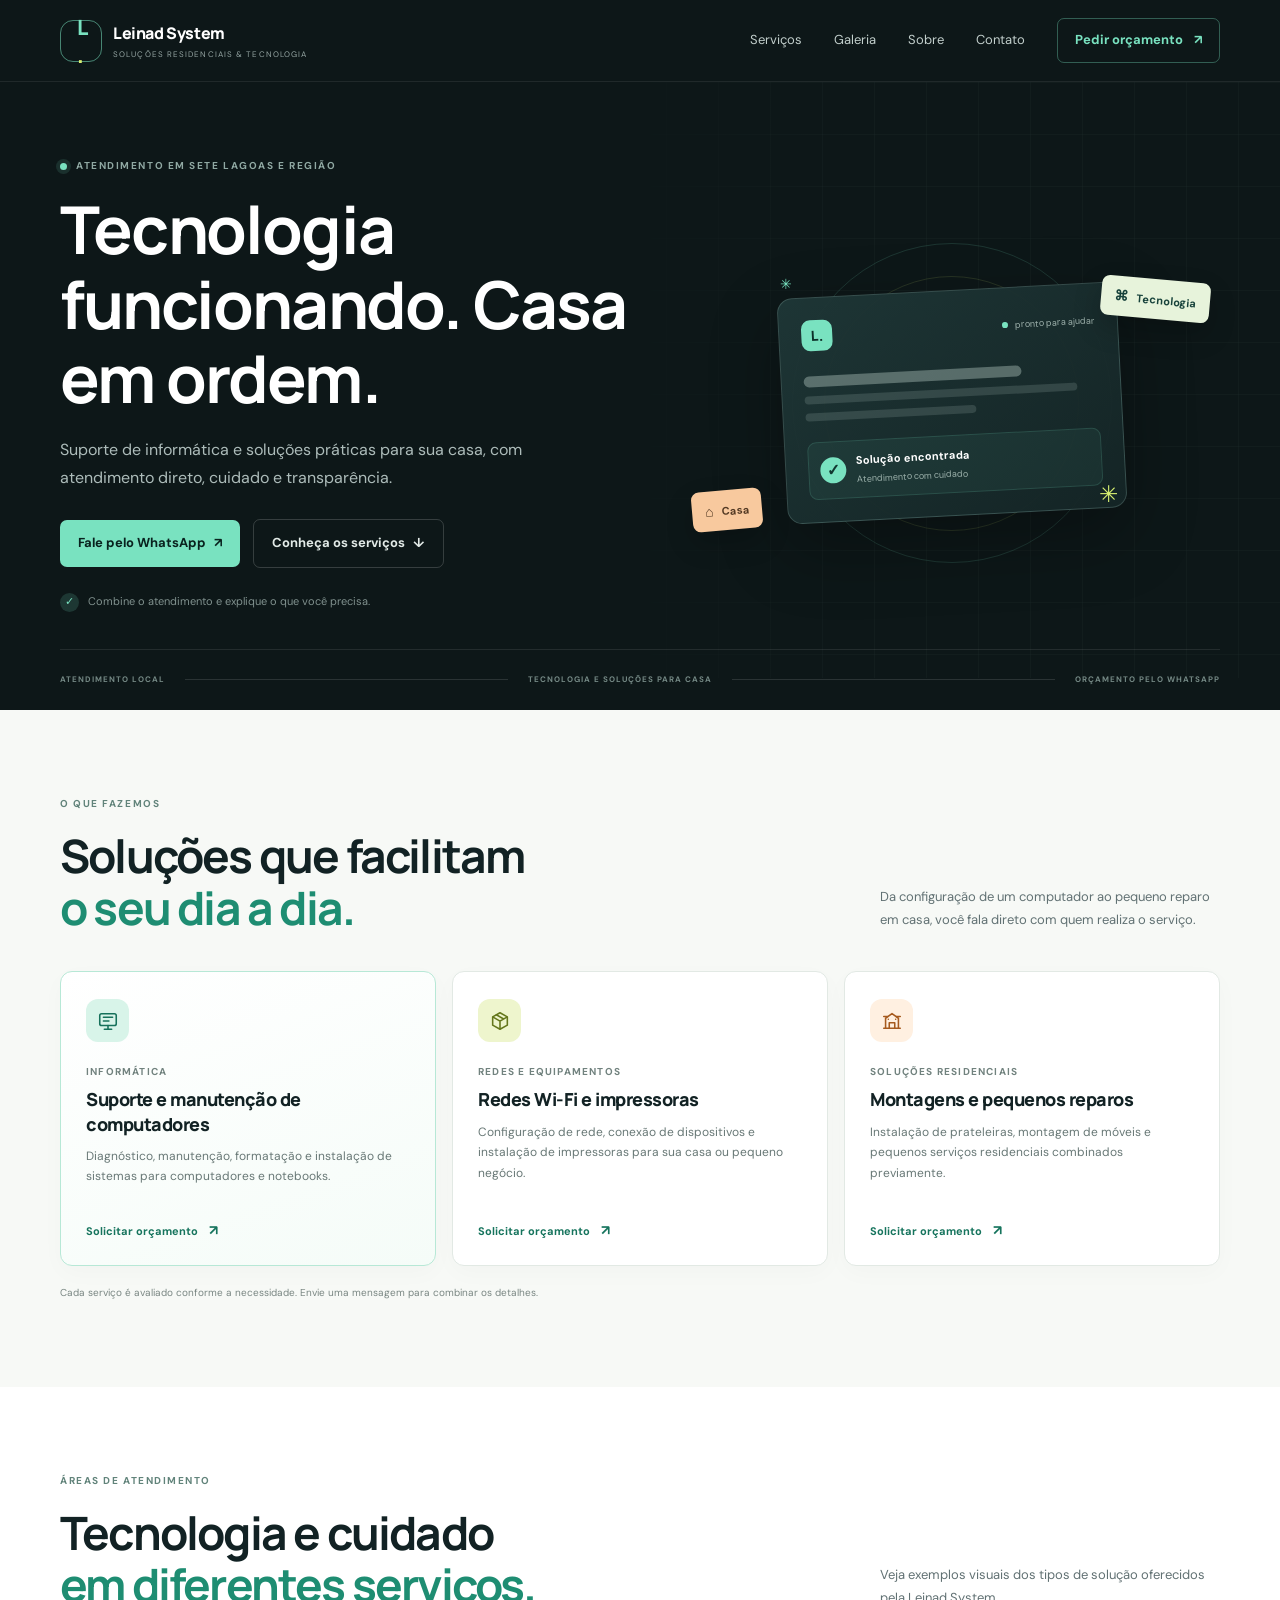
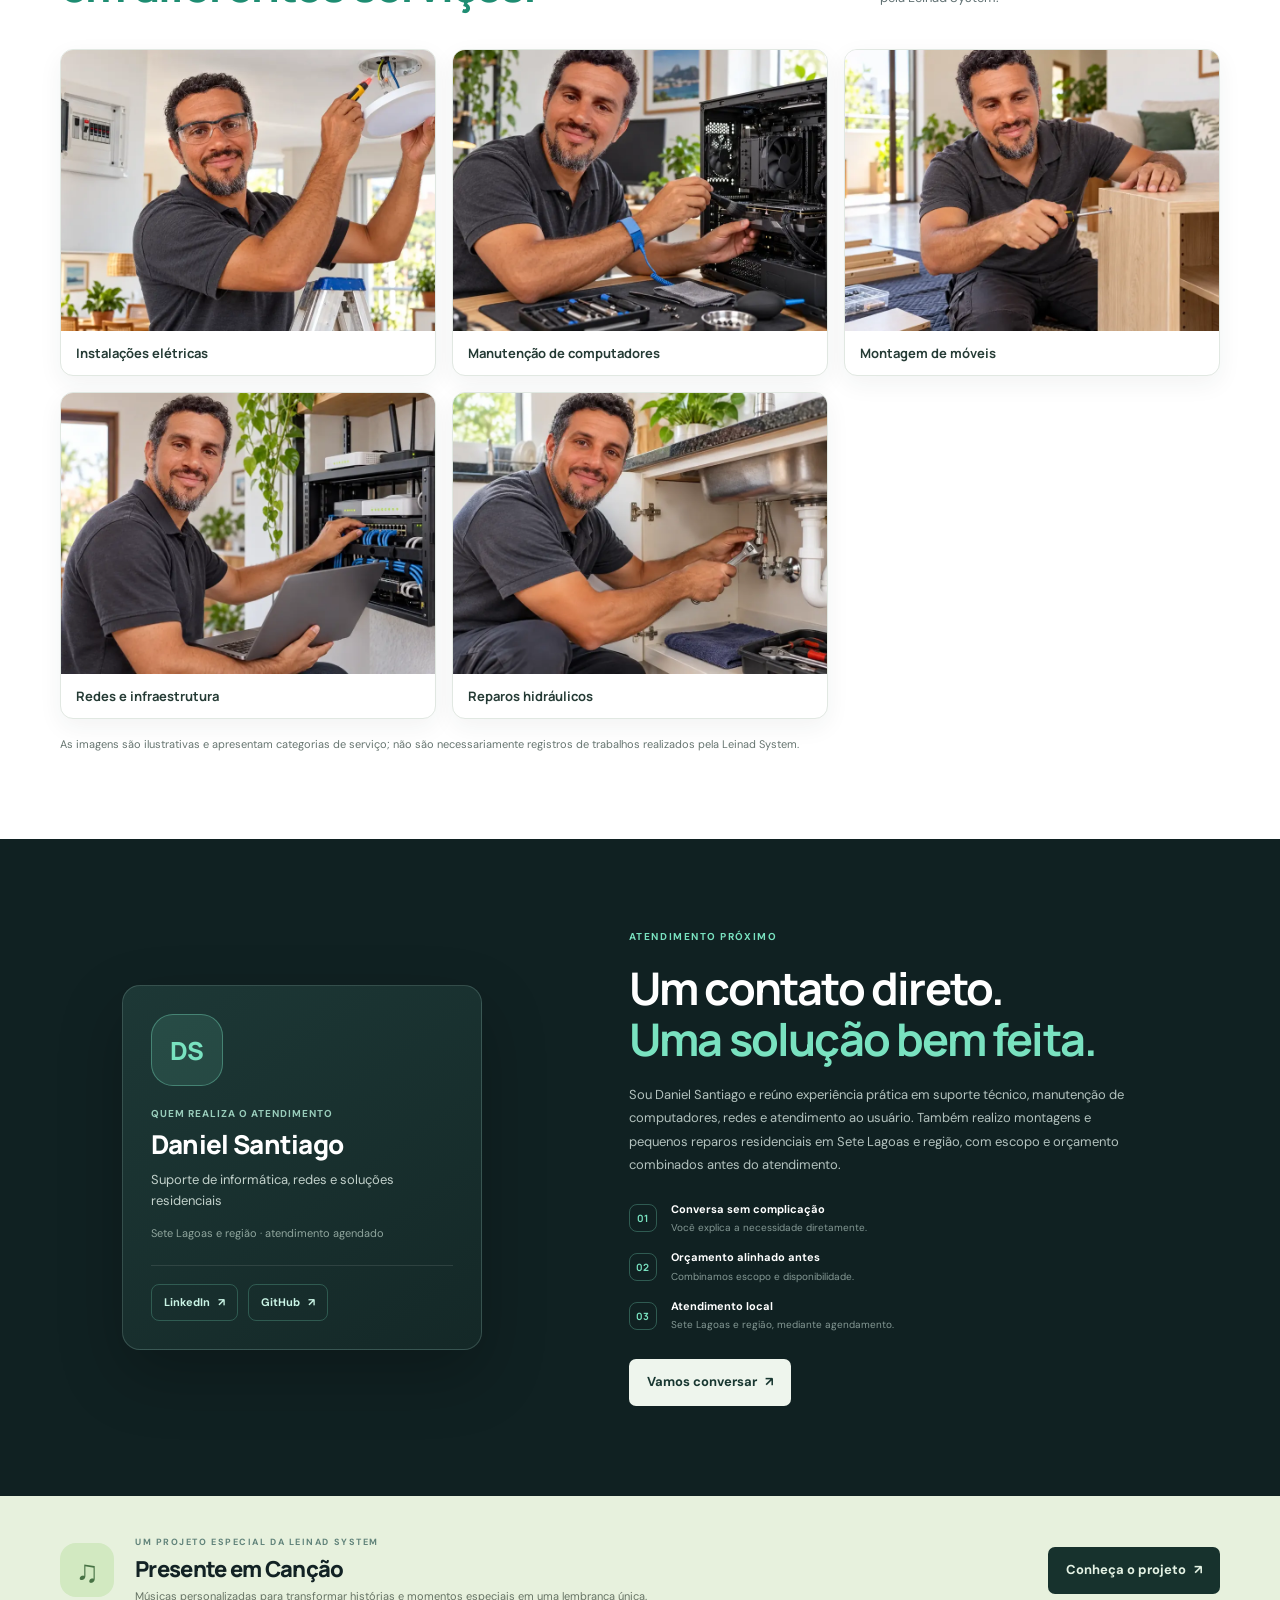
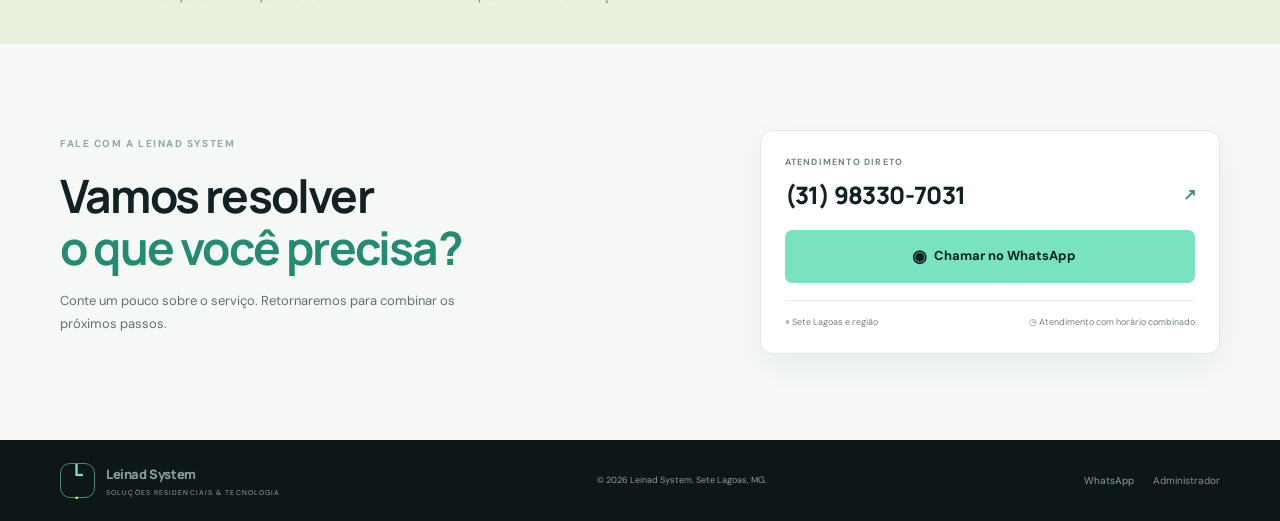
<file: index.html>
<!doctype html>
<html lang="pt-BR">
<head>
  <meta charset="utf-8">
  <meta name="viewport" content="width=device-width, initial-scale=1">
  <meta name="theme-color" content="#0d1718">
  <meta name="description" content="Soluções residenciais e tecnológicas em Sete Lagoas e região. Suporte de informática, redes, impressoras e pequenos reparos.">
  <meta property="og:type" content="website">
  <meta property="og:title" content="Leinad System | Soluções residenciais e tecnológicas">
  <meta property="og:description" content="Tecnologia funcionando. Casa em ordem. Atendimento em Sete Lagoas e região.">
  <title>Leinad System | Soluções residenciais e tecnológicas</title>
  <link rel="preconnect" href="https://fonts.googleapis.com">
  <link rel="preconnect" href="https://fonts.gstatic.com" crossorigin>
  <link href="https://fonts.googleapis.com/css2?family=DM+Sans:wght@400;500;600;700&family=Manrope:wght@400;500;600;700;800&display=swap" rel="stylesheet">
  <link rel="stylesheet" href="styles.css">
  <script type="application/ld+json" id="business-schema">{"@context":"https://schema.org","@type":"LocalBusiness","name":"Leinad System","description":"Soluções residenciais e tecnológicas em Sete Lagoas e região.","telephone":"+55-31-98330-7031","areaServed":"Sete Lagoas e região","url":""}</script>
  <script src="script.js" defer></script>
</head>
<body>
  <a class="skip-link" href="#conteudo">Pular para o conteúdo</a>
  <header class="site-header">
    <div class="container header-inner">
      <a class="brand" href="#inicio" aria-label="Leinad System, início">
        <span class="brand-mark" aria-hidden="true">L<span>.</span></span>
        <span class="brand-copy"><strong data-content="brand">Leinad System</strong><small>SOLUÇÕES RESIDENCIAIS &amp; TECNOLOGIA</small></span>
      </a>
      <button class="menu-toggle" type="button" aria-expanded="false" aria-controls="main-nav" aria-label="Abrir menu"><span></span><span></span></button>
      <nav class="main-nav" id="main-nav" aria-label="Navegação principal">
        <a href="#servicos">Serviços</a>
        <a href="#galeria">Galeria</a>
        <a href="#sobre">Sobre</a>
        <a href="#contato">Contato</a>
        <a class="nav-cta" href="https://wa.me/5531983307031" data-link="whatsapp" target="_blank" rel="noopener">Pedir orçamento <span aria-hidden="true">↗</span></a>
      </nav>
    </div>
  </header>

  <main id="conteudo">
    <section class="hero" id="inicio">
      <div class="hero-grid" aria-hidden="true"></div>
      <div class="container hero-inner">
        <div class="hero-copy">
          <p class="eyebrow"><span class="status-dot"></span><span data-content="eyebrow">Atendimento em Sete Lagoas e região</span></p>
          <h1 data-content="heroTitle">Tecnologia funcionando.<br><em>Casa em ordem.</em></h1>
          <p class="hero-description" data-content="heroDescription">Suporte de informática e soluções práticas para sua casa, com atendimento direto, cuidado e transparência.</p>
          <div class="hero-actions">
            <a class="button button-primary" href="https://wa.me/5531983307031" data-link="whatsapp" target="_blank" rel="noopener">Fale pelo WhatsApp <span aria-hidden="true">↗</span></a>
            <a class="button button-quiet" href="#servicos">Conheça os serviços <span aria-hidden="true">↓</span></a>
          </div>
          <div class="hero-note"><span class="note-icon" aria-hidden="true">✓</span><span data-content="heroNote">Combine o atendimento e explique o que você precisa.</span></div>
        </div>
        <div class="hero-visual" aria-label="Ilustração abstrata de tecnologia e ferramentas">
          <div class="visual-orbit orbit-one"></div><div class="visual-orbit orbit-two"></div>
          <div class="visual-card card-main"><div class="card-top"><span class="mini-brand">L.</span><span class="online"><i></i> pronto para ajudar</span></div><div class="visual-lines"><b></b><b></b><b></b></div><div class="visual-status"><span class="status-check">✓</span><span><strong>Solução encontrada</strong><small>Atendimento com cuidado</small></span></div></div>
          <div class="float-tag tag-tech"><span aria-hidden="true">⌘</span> Tecnologia</div>
          <div class="float-tag tag-home"><span aria-hidden="true">⌂</span> Casa</div>
          <div class="spark spark-a">✳</div><div class="spark spark-b">✳</div>
        </div>
      </div>
      <div class="container trust-row"><span>ATENDIMENTO LOCAL</span><span class="trust-line"></span><span>TECNOLOGIA E SOLUÇÕES PARA CASA</span><span class="trust-line"></span><span>ORÇAMENTO PELO WHATSAPP</span></div>
    </section>

    <section class="services section" id="servicos">
      <div class="container">
        <div class="section-heading">
          <div><p class="eyebrow eyebrow-dark">O que fazemos</p><h2>Soluções que facilitam<br><em>o seu dia a dia.</em></h2></div>
          <p class="section-intro" data-content="servicesIntro">Da configuração de um computador ao pequeno reparo em casa, você fala direto com quem realiza o serviço.</p>
        </div>
        <div class="service-grid">
          <article class="service-card service-card-featured">
            <div class="service-icon icon-teal" aria-hidden="true"><svg viewBox="0 0 24 24"><rect x="3" y="4" width="18" height="13" rx="2"/><path d="M8 21h8M12 17v4M7 8h10M7 12h6"/></svg></div>
            <p class="service-kicker" data-content="service1Category">Informática</p><h3 data-content="service1Title">Suporte e manutenção de computadores</h3><p data-content="service1Description">Diagnóstico, manutenção, formatação e instalação de sistemas para computadores e notebooks.</p>
            <a class="text-link" href="https://wa.me/5531983307031?text=Ol%C3%A1%2C%20quero%20um%20or%C3%A7amento%20para%20suporte%20de%20inform%C3%A1tica." data-link="service1Whatsapp" target="_blank" rel="noopener">Solicitar orçamento <span>↗</span></a>
          </article>
          <article class="service-card">
            <div class="service-icon icon-lime" aria-hidden="true"><svg viewBox="0 0 24 24"><path d="M4 7.5 12 3l8 4.5v9L12 21l-8-4.5z"/><path d="m4.5 7.8 7.5 4.3 7.5-4.3M12 12v8.5M8 5.2l8 4.6"/></svg></div>
            <p class="service-kicker" data-content="service2Category">Redes e equipamentos</p><h3 data-content="service2Title">Redes Wi-Fi e impressoras</h3><p data-content="service2Description">Configuração de rede, conexão de dispositivos e instalação de impressoras para sua casa ou pequeno negócio.</p>
            <a class="text-link" href="https://wa.me/5531983307031?text=Ol%C3%A1%2C%20preciso%20de%20ajuda%20com%20rede%20ou%20impressora." data-link="service2Whatsapp" target="_blank" rel="noopener">Solicitar orçamento <span>↗</span></a>
          </article>
          <article class="service-card">
            <div class="service-icon icon-orange" aria-hidden="true"><svg viewBox="0 0 24 24"><path d="M3 20h18M5 20V9l7-5 7 5v11M9 20v-6h6v6M8 10h.01M16 10h.01"/><path d="M3 7h4M17 7h4"/></svg></div>
            <p class="service-kicker" data-content="service3Category">Soluções residenciais</p><h3 data-content="service3Title">Montagens e pequenos reparos</h3><p data-content="service3Description">Instalação de prateleiras, montagem de móveis e pequenos serviços residenciais combinados previamente.</p>
            <a class="text-link" href="https://wa.me/5531983307031?text=Ol%C3%A1%2C%20quero%20consultar%20um%20servi%C3%A7o%20residencial." data-link="service3Whatsapp" target="_blank" rel="noopener">Solicitar orçamento <span>↗</span></a>
          </article>
        </div>
        <p class="service-footnote">Cada serviço é avaliado conforme a necessidade. Envie uma mensagem para combinar os detalhes.</p>
      </div>
    </section>

    <section class="portfolio section" id="galeria" aria-labelledby="portfolio-title">
      <div class="container">
        <div class="section-heading">
          <div><p class="eyebrow eyebrow-dark">Áreas de atendimento</p><h2 id="portfolio-title">Tecnologia e cuidado<br><em>em diferentes serviços.</em></h2></div>
          <p class="section-intro">Veja exemplos visuais dos tipos de solução oferecidos pela Leinad System.</p>
        </div>
        <div class="portfolio-grid">
          <figure class="portfolio-card"><img src="instalacao-eletrica.webp" alt="Imagem ilustrativa de instalação elétrica residencial" loading="lazy" decoding="async"><figcaption>Instalações elétricas</figcaption></figure>
          <figure class="portfolio-card"><img src="manutencao-pc-gamer.webp" alt="Imagem ilustrativa de manutenção de computador" loading="lazy" decoding="async"><figcaption>Manutenção de computadores</figcaption></figure>
          <figure class="portfolio-card"><img src="montagem-de-moveis.webp" alt="Imagem ilustrativa de montagem de móveis" loading="lazy" decoding="async"><figcaption>Montagem de móveis</figcaption></figure>
          <figure class="portfolio-card"><img src="rack-de-rede.webp" alt="Imagem ilustrativa de organização de rack e rede" loading="lazy" decoding="async"><figcaption>Redes e infraestrutura</figcaption></figure>
          <figure class="portfolio-card"><img src="reparo-hidraulico.webp" alt="Imagem ilustrativa de reparo hidráulico residencial" loading="lazy" decoding="async"><figcaption>Reparos hidráulicos</figcaption></figure>
        </div>
        <p class="portfolio-note">As imagens são ilustrativas e apresentam categorias de serviço; não são necessariamente registros de trabalhos realizados pela Leinad System.</p>
      </div>
    </section>

    <section class="about section" id="sobre">
      <div class="container about-grid">
        <div class="about-art">
          <div class="profile-panel">
            <div class="profile-avatar" aria-hidden="true">DS</div>
            <p class="profile-kicker">Quem realiza o atendimento</p>
            <h3>Daniel Santiago</h3>
            <p class="profile-role">Suporte de informática, redes e soluções residenciais</p>
            <p class="profile-location">Sete Lagoas e região · atendimento agendado</p>
            <div class="profile-links">
              <a href="https://www.linkedin.com/in/daniel-santiago7l/" target="_blank" rel="noopener noreferrer" aria-label="Ver perfil de Daniel Santiago no LinkedIn">LinkedIn <span aria-hidden="true">↗</span></a>
              <a href="https://github.com/DanielSantiago2" target="_blank" rel="noopener noreferrer" aria-label="Ver projetos de Daniel Santiago no GitHub">GitHub <span aria-hidden="true">↗</span></a>
            </div>
          </div>
        </div>
        <div class="about-copy"><p class="eyebrow">Atendimento próximo</p><h2>Um contato direto.<br><em>Uma solução bem feita.</em></h2><p data-content="aboutText">A Leinad System reúne experiência em suporte técnico e serviços residenciais para ajudar você a resolver o que precisa, com conversa clara do primeiro contato à conclusão do serviço.</p><div class="about-points"><div><span>01</span><p><strong>Conversa sem complicação</strong><small>Você explica a necessidade diretamente.</small></p></div><div><span>02</span><p><strong>Orçamento alinhado antes</strong><small>Combinamos escopo e disponibilidade.</small></p></div><div><span>03</span><p><strong>Atendimento local</strong><small>Sete Lagoas e região, mediante agendamento.</small></p></div></div><a class="button button-light" href="https://wa.me/5531983307031" data-link="whatsapp" target="_blank" rel="noopener">Vamos conversar <span>↗</span></a></div>
      </div>
    </section>

    <section class="music-callout section" id="presente-em-cancao">
      <div class="container music-inner"><div class="music-symbol" aria-hidden="true">♫</div><div><p class="eyebrow eyebrow-dark">Um projeto especial da Leinad System</p><h2 data-content="musicTitle">Presente em Canção</h2><p data-content="musicDescription">Músicas personalizadas para transformar histórias e momentos especiais em uma lembrança única.</p></div><a class="button button-dark" href="https://danielsantiago2.github.io/musica-personalizada/" data-link="musicSite" target="_blank" rel="noopener">Conheça o projeto <span>↗</span></a></div>
    </section>

    <section class="contact section" id="contato">
      <div class="container contact-inner"><div><p class="eyebrow">Fale com a Leinad System</p><h2>Vamos resolver<br><em>o que você precisa?</em></h2><p class="contact-copy" data-content="contactText">Conte um pouco sobre o serviço. Retornaremos para combinar os próximos passos.</p></div><div class="contact-card"><p class="contact-label">Atendimento direto</p><a class="contact-phone" href="tel:+5531983307031" data-link="phone"><span data-content="phoneDisplay">(31) 98330-7031</span><span aria-hidden="true">↗</span></a><a class="button button-primary contact-button" href="https://wa.me/5531983307031" data-link="whatsapp" target="_blank" rel="noopener"><span class="whatsapp-mark" aria-hidden="true">◉</span> Chamar no WhatsApp</a><div class="contact-meta"><span>⌖ <span data-content="serviceArea">Sete Lagoas e região</span></span><span>◷ <span data-content="availability">Atendimento com horário combinado</span></span></div></div></div>
    </section>
  </main>
  <footer class="site-footer"><div class="container footer-inner"><a class="brand footer-brand" href="#inicio"><span class="brand-mark" aria-hidden="true">L<span>.</span></span><span class="brand-copy"><strong data-content="brand">Leinad System</strong><small>SOLUÇÕES RESIDENCIAIS &amp; TECNOLOGIA</small></span></a><p>© <span id="year"></span> Leinad System. Sete Lagoas, MG.</p><div class="footer-links"><a href="https://wa.me/5531983307031" data-link="whatsapp" target="_blank" rel="noopener">WhatsApp</a><a href="admin.html">Administrador</a></div></div></footer>
</body>
</html>
</file>
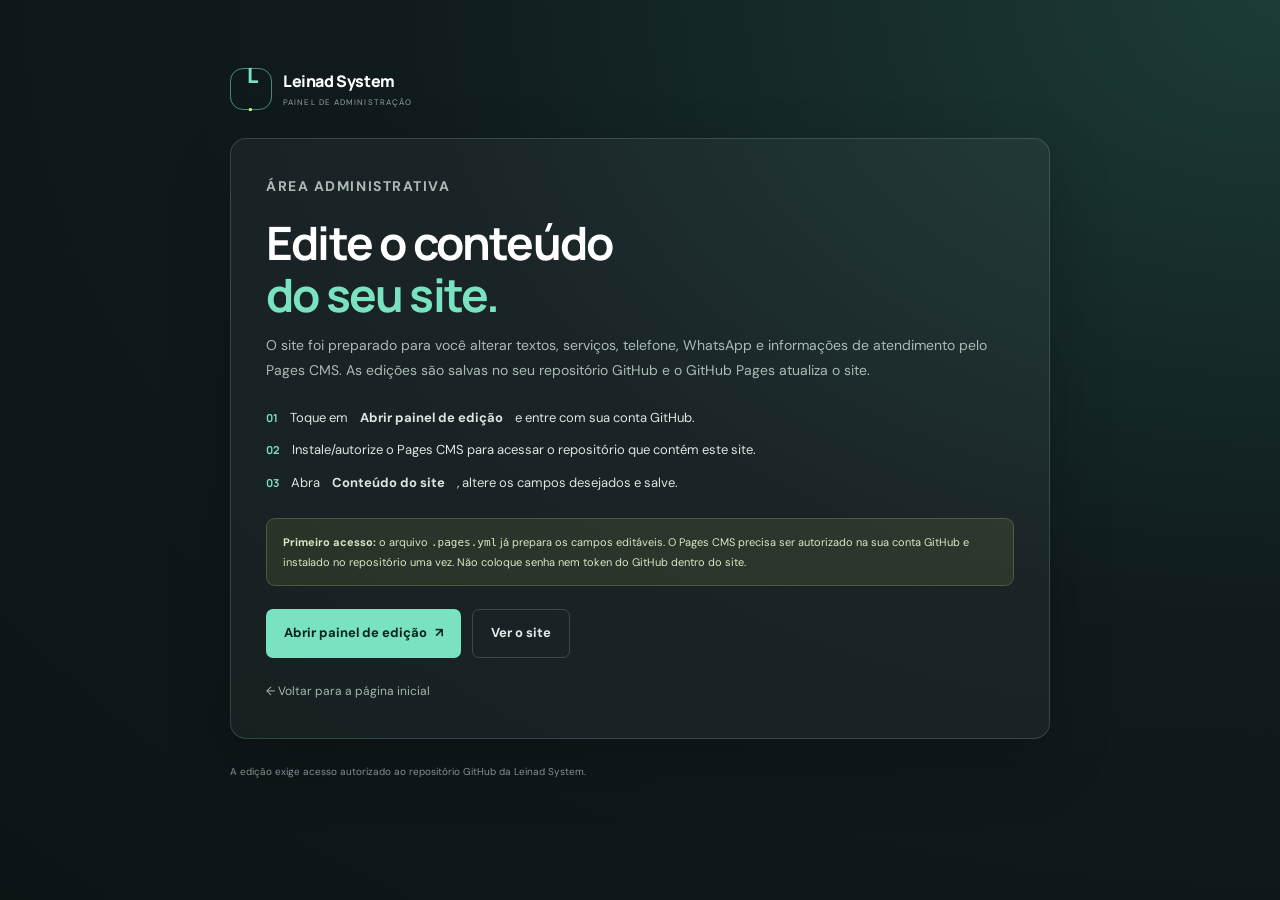
<file: admin.html>
<!doctype html>
<html lang="pt-BR">
<head>
  <meta charset="utf-8">
  <meta name="viewport" content="width=device-width, initial-scale=1">
  <meta name="theme-color" content="#0d1718">
  <title>Administrador | Leinad System</title>
  <link rel="preconnect" href="https://fonts.googleapis.com">
  <link href="https://fonts.googleapis.com/css2?family=DM+Sans:wght@400;500;600;700&family=Manrope:wght@400;500;600;700;800&display=swap" rel="stylesheet">
  <link rel="stylesheet" href="styles.css">
</head>
<body class="admin-page">
  <main class="admin-wrap">
    <a class="brand admin-brand" href="index.html"><span class="brand-mark" aria-hidden="true">L<span>.</span></span><span class="brand-copy"><strong>Leinad System</strong><small>PAINEL DE ADMINISTRAÇÃO</small></span></a>
    <section class="admin-card">
      <p class="eyebrow">Área administrativa</p>
      <h1>Edite o conteúdo<br><em>do seu site.</em></h1>
      <p>O site foi preparado para você alterar textos, serviços, telefone, WhatsApp e informações de atendimento pelo Pages CMS. As edições são salvas no seu repositório GitHub e o GitHub Pages atualiza o site.</p>
      <ol class="admin-steps">
        <li>Toque em <strong> Abrir painel de edição</strong> e entre com sua conta GitHub.</li>
        <li>Instale/autorize o Pages CMS para acessar o repositório que contém este site.</li>
        <li>Abra <strong>Conteúdo do site</strong>, altere os campos desejados e salve.</li>
      </ol>
      <div class="admin-note"><strong>Primeiro acesso:</strong> o arquivo <code>.pages.yml</code> já prepara os campos editáveis. O Pages CMS precisa ser autorizado na sua conta GitHub e instalado no repositório uma vez. Não coloque senha nem token do GitHub dentro do site.</div>
      <div class="admin-actions"><a class="button button-primary" href="https://app.pagescms.org/" target="_blank" rel="noopener">Abrir painel de edição <span>↗</span></a><a class="button button-quiet" href="index.html">Ver o site</a></div>
      <a class="admin-back" href="index.html">← Voltar para a página inicial</a>
    </section>
    <p class="admin-footer">A edição exige acesso autorizado ao repositório GitHub da Leinad System.</p>
  </main>
</body>
</html>
</file>
<file: styles.css>
:root{--ink:#122224;--ink-soft:#294043;--muted:#617173;--paper:#f6f8f5;--white:#fff;--deep:#0d1718;--teal:#79e2c0;--teal-dark:#13594b;--lime:#d8f071;--orange:#ffbd81;--line:#e2e9e4;--font-head:"Manrope",Arial,sans-serif;--font-body:"DM Sans",Arial,sans-serif}*{box-sizing:border-box}html{scroll-behavior:smooth}body{margin:0;color:var(--ink);font:16px/1.6 var(--font-body);background:var(--paper)}a{color:inherit;text-decoration:none}button{font:inherit}.container{width:min(1160px,calc(100% - 48px));margin-inline:auto}.skip-link{position:absolute;left:-9999px;top:12px;z-index:20;padding:10px 16px;background:#fff}.skip-link:focus{left:12px}.site-header{height:82px;background:var(--deep);color:#fff;position:relative;z-index:5;border-bottom:1px solid rgba(255,255,255,.08)}.header-inner,.brand,.main-nav,.hero-actions,.trust-row,.footer-inner,.footer-links{display:flex;align-items:center}.header-inner{height:100%;justify-content:space-between}.brand{gap:11px}.brand-mark{width:42px;height:42px;display:grid;place-content:center;border:1px solid rgba(121,226,192,.55);border-radius:13px;color:var(--teal);font:800 21px var(--font-head);letter-spacing:-2px}.brand-mark span{color:var(--lime)}.brand-copy{display:flex;flex-direction:column;line-height:1.15}.brand-copy strong{font:800 16px var(--font-head);letter-spacing:-.4px}.brand-copy small{font-size:8px;letter-spacing:1.1px;color:#94a4a2;margin-top:6px}.main-nav{gap:32px;font-size:13px;color:#c2cfcc}.main-nav a:not(.nav-cta):hover,.footer-links a:hover{color:var(--teal)}.nav-cta{padding:11px 17px;border:1px solid rgba(121,226,192,.35);border-radius:7px;color:var(--teal);font-weight:700}.nav-cta span,.button span,.text-link span{margin-left:8px}.menu-toggle{display:none}.hero{background:var(--deep);color:#fff;position:relative;overflow:hidden;padding:76px 0 0}.hero-grid{position:absolute;inset:0 0 32px 48%;opacity:.16;background-image:linear-gradient(rgba(166,208,195,.2) 1px,transparent 1px),linear-gradient(90deg,rgba(166,208,195,.2) 1px,transparent 1px);background-size:52px 52px;mask-image:linear-gradient(90deg,transparent,#000 35%,#000)}.hero-inner{min-height:405px;display:grid;grid-template-columns:1.05fr .95fr;align-items:center;gap:30px;position:relative}.hero-copy{padding-bottom:37px}.eyebrow{text-transform:uppercase;letter-spacing:1.55px;font-size:10px;font-weight:700;color:#90a9a3;margin:0 0 18px;display:flex;align-items:center;gap:9px}.status-dot{width:7px;height:7px;background:var(--teal);border-radius:50%;box-shadow:0 0 0 4px rgba(121,226,192,.12)}h1,h2,h3,p{margin-top:0}h1,h2{font-family:var(--font-head);letter-spacing:-1.8px;line-height:1.13}h1{max-width:620px;font-size:clamp(42px,5.2vw,66px);margin-bottom:20px}h1 em,h2 em{font-style:normal;color:var(--teal)}.hero-description{max-width:485px;color:#adbcba;font-size:16px;line-height:1.75;margin-bottom:27px}.hero-actions{gap:13px;flex-wrap:wrap}.button{display:inline-flex;align-items:center;justify-content:center;border-radius:7px;padding:13px 18px;font-weight:700;font-size:13px;transition:transform .18s,background .18s}.button:hover,.nav-cta:hover{transform:translateY(-2px)}.button-primary{background:var(--teal);color:#09221e}.button-primary:hover{background:#9cf0d3}.button-quiet{color:#e2eae7;border:1px solid rgba(255,255,255,.17)}.button-quiet:hover{background:rgba(255,255,255,.06)}.hero-note{margin-top:25px;color:#80918e;font-size:11px;display:flex;align-items:center;gap:9px}.note-icon{display:grid;place-items:center;width:19px;height:19px;border-radius:50%;background:rgba(121,226,192,.16);color:var(--teal);font-size:11px}.hero-visual{height:350px;position:relative;display:grid;place-items:center}.visual-orbit{position:absolute;border:1px solid rgba(121,226,192,.15);border-radius:50%;width:320px;height:320px}.orbit-two{width:255px;height:255px;border-color:rgba(216,240,113,.13)}.card-main{position:relative;width:min(340px,80%);min-height:215px;padding:22px;border:1px solid rgba(164,206,195,.22);border-radius:15px;background:linear-gradient(145deg,rgba(31,55,55,.95),rgba(21,37,38,.95));box-shadow:0 25px 70px rgba(0,0,0,.3);transform:rotate(-3deg)}.card-top{display:flex;justify-content:space-between;align-items:center}.mini-brand{width:31px;height:31px;display:grid;place-items:center;background:var(--teal);border-radius:9px;color:#0d3029;font:800 14px var(--font-head)}.online{font-size:9px;color:#9fb2ad}.online i{display:inline-block;width:6px;height:6px;border-radius:50%;background:var(--teal);margin-right:5px}.visual-lines{margin:25px 0 21px}.visual-lines b{display:block;height:8px;background:rgba(205,225,217,.15);border-radius:8px;margin-bottom:9px}.visual-lines b:first-child{width:74%;height:11px;background:rgba(205,225,217,.35)}.visual-lines b:nth-child(2){width:93%}.visual-lines b:nth-child(3){width:58%}.visual-status{display:flex;align-items:center;gap:10px;padding:11px;border:1px solid rgba(121,226,192,.15);background:rgba(121,226,192,.06);border-radius:9px}.status-check{display:grid;place-items:center;width:26px;height:26px;border-radius:50%;background:var(--teal);color:#10372f;font-weight:800}.visual-status strong,.visual-status small{display:block}.visual-status strong{font-size:11px}.visual-status small{font-size:9px;color:#9cb1ab;margin-top:2px}.float-tag{position:absolute;padding:9px 13px;border-radius:8px;background:#e7f3db;color:#17423b;font-size:11px;font-weight:700;box-shadow:0 12px 28px rgba(0,0,0,.2)}.float-tag span{font-size:14px;margin-right:5px}.tag-tech{top:51px;right:10px;transform:rotate(5deg)}.tag-home{bottom:48px;left:9px;background:#f8c99e;color:#543a24;transform:rotate(-5deg)}.spark{position:absolute;color:var(--lime)}.spark-a{right:19%;bottom:65px;font-size:23px}.spark-b{left:18%;top:45px;color:var(--teal);font-size:14px}.trust-row{min-height:61px;position:relative;color:#758985;font-weight:700;letter-spacing:1px;font-size:8px;gap:20px;border-top:1px solid rgba(255,255,255,.09)}.trust-line{height:1px;flex:1;background:rgba(255,255,255,.12)}.section{padding:86px 0}.services{background:#f7f9f6}.section-heading{display:flex;justify-content:space-between;align-items:end;margin-bottom:38px;gap:35px}.eyebrow-dark{color:#61837a}.section-heading h2,.about-copy h2,.contact h2{font-size:clamp(32px,4vw,46px);margin-bottom:0}.section-heading h2 em{color:#1e8d72}.section-intro{max-width:340px;color:var(--muted);font-size:13px;line-height:1.75;margin:0 0 2px}.service-grid{display:grid;grid-template-columns:repeat(3,1fr);gap:16px}.service-card{background:#fff;border:1px solid var(--line);border-radius:12px;padding:27px 25px 24px;min-height:295px;display:flex;flex-direction:column;box-shadow:0 7px 24px rgba(27,59,46,.025);transition:transform .2s,box-shadow .2s}.service-card:hover{transform:translateY(-4px);box-shadow:0 18px 35px rgba(27,59,46,.09)}.service-card-featured{border-color:#b7e8d6;background:linear-gradient(160deg,#fff,#f5fcf8)}.service-icon{width:43px;height:43px;border-radius:12px;display:grid;place-items:center;margin-bottom:22px}.service-icon svg{width:22px;height:22px;fill:none;stroke:currentColor;stroke-width:1.7;stroke-linecap:round;stroke-linejoin:round}.icon-teal{background:#d8f4e9;color:#16715b}.icon-lime{background:#eef5cd;color:#64771b}.icon-orange{background:#fff0e1;color:#a65a1e}.service-kicker{font-size:10px;text-transform:uppercase;letter-spacing:1.2px;color:#71827e;font-weight:700;margin-bottom:7px}.service-card h3{font:800 18px/1.35 var(--font-head);letter-spacing:-.5px;margin-bottom:10px}.service-card>p:not(.service-kicker){font-size:12px;color:#687876;line-height:1.7;margin-bottom:18px}.text-link{font-size:11px;color:#16745d;font-weight:700;margin-top:auto}.text-link span{font-size:14px}.service-footnote{font-size:10px;color:#798682;margin:19px 0 0}.about{background:#102122;color:#fff;padding:90px 0}.about-grid{display:grid;grid-template-columns:.9fr 1.1fr;align-items:center;gap:85px}.about-art{height:385px;position:relative;display:grid;place-items:center}.about-shape{position:absolute;border-radius:45% 55% 61% 39% / 42% 43% 57% 58%;width:310px;height:310px}.shape-back{background:rgba(121,226,192,.1);transform:rotate(15deg);border:1px solid rgba(121,226,192,.21)}.shape-front{background:linear-gradient(145deg,#204742,#183230);border:1px solid rgba(121,226,192,.3);transform:rotate(-8deg);display:flex;flex-direction:column;justify-content:center;align-items:center;box-shadow:0 25px 65px rgba(0,0,0,.23)}.shape-front span{font:800 77px var(--font-head);letter-spacing:-10px;color:var(--teal)}.shape-front small{font-size:9px;letter-spacing:2.5px;color:#afc8bf}.about-spark{position:absolute;top:28px;right:35px;color:var(--lime);font-size:30px}.about-caption{position:absolute;bottom:15px;right:0;background:#d7efac;color:#17332e;border-radius:7px;padding:11px 17px;font-size:10px;font-weight:700;transform:rotate(2deg)}.about-copy .eyebrow{color:var(--teal)}.about-copy h2{font-size:clamp(32px,4vw,45px);margin-bottom:18px}.about-copy>p:not(.eyebrow){max-width:520px;color:#b3c2be;font-size:13px;line-height:1.8;margin-bottom:24px}.about-points{display:grid;gap:13px;margin-bottom:26px}.about-points>div{display:flex;gap:14px;align-items:center}.about-points>div>span{font:700 10px var(--font-head);color:var(--teal);border:1px solid rgba(121,226,192,.3);width:28px;height:28px;border-radius:8px;display:grid;place-items:center}.about-points p{margin:0}.about-points strong,.about-points small{display:block}.about-points strong{font-size:11px}.about-points small{font-size:10px;color:#849894;margin-top:2px}.button-light{background:#eef5ed;color:#183731}.button-light:hover{background:#fff}.music-callout{padding:39px 0;background:#e7f1dd}.music-inner{display:grid;grid-template-columns:auto 1fr auto;align-items:center;gap:21px}.music-symbol{width:54px;height:54px;border-radius:16px;background:#d2e9c1;color:#477244;display:grid;place-items:center;font:700 31px var(--font-head)}.music-inner .eyebrow{margin-bottom:4px;font-size:9px}.music-inner h2{font:800 22px var(--font-head);letter-spacing:-.7px;margin:0 0 4px}.music-inner p:not(.eyebrow){font-size:11px;color:#667364;margin:0}.button-dark{background:#17322d;color:#e4f2e4;white-space:nowrap}.button-dark:hover{background:#21483f}.contact{background:#f5f8f4}.contact-inner{display:grid;grid-template-columns:1fr .72fr;align-items:center;gap:60px}.contact h2{margin-bottom:16px}.contact h2 em{color:#228b72}.contact-copy{max-width:400px;font-size:13px;color:var(--muted);line-height:1.75}.contact-card{padding:24px;border:1px solid var(--line);background:#fff;border-radius:13px;box-shadow:0 12px 32px rgba(26,60,48,.055)}.contact-label{margin:0 0 8px;text-transform:uppercase;letter-spacing:1.2px;font-size:9px;color:#74837f;font-weight:700}.contact-phone{display:flex;justify-content:space-between;align-items:center;font:800 24px var(--font-head);letter-spacing:-.6px;margin-bottom:19px}.contact-phone span:last-child{font-size:16px;color:#4b8f78}.contact-button{width:100%}.whatsapp-mark{font-size:17px;margin-right:7px}.contact-meta{display:flex;justify-content:space-between;gap:10px;margin-top:17px;padding-top:14px;border-top:1px solid #edf0ec;color:#75827e;font-size:9px}.site-footer{background:#0d1718;color:#8b9d99;padding:23px 0}.footer-inner{justify-content:space-between;gap:18px}.footer-brand .brand-mark{width:35px;height:35px;border-radius:10px;font-size:17px}.footer-brand .brand-copy strong{font-size:13px}.footer-brand .brand-copy small{font-size:7px}.footer-inner>p{font-size:9px;margin:0}.footer-links{gap:19px;font-size:10px}.footer-links a:last-child{color:#82928f}.admin-page{min-height:100vh;background:radial-gradient(ellipse at top right,#1c3c37,#101b1d 48%,#0c1416);color:#fff}.admin-wrap{width:min(820px,calc(100% - 40px));margin:auto;padding:68px 0}.admin-card{padding:35px;border:1px solid rgba(156,208,190,.2);border-radius:16px;background:rgba(255,255,255,.045);box-shadow:0 24px 65px rgba(0,0,0,.2)}.admin-card h1{font-size:clamp(32px,5vw,46px);margin-bottom:12px}.admin-card>p{color:#aabbb6;font-size:14px;line-height:1.8}.admin-steps{margin:24px 0;padding:0;list-style:none;display:grid;gap:12px;counter-reset:step}.admin-steps li{counter-increment:step;display:flex;gap:12px;color:#dce5e1;font-size:13px}.admin-steps li:before{content:counter(step,decimal-leading-zero);color:var(--teal);font:700 11px var(--font-head);padding-top:2px}.admin-note{padding:14px 16px;border-radius:9px;background:rgba(216,240,113,.09);border:1px solid rgba(216,240,113,.2);color:#dbe6c5;font-size:11px;line-height:1.7;margin:23px 0}.admin-actions{display:flex;gap:11px;flex-wrap:wrap;margin-top:22px}.admin-back{display:inline-block;margin-top:24px;color:#a2b8b0;font-size:12px}.admin-back:hover{color:var(--teal)}.admin-brand{margin-bottom:28px}.admin-brand .brand-copy small{color:#91a49e}.admin-footer{color:#81918e;font-size:10px;margin-top:25px}@media(max-width:850px){.main-nav{gap:18px}.hero-inner{grid-template-columns:1fr .8fr}.hero-visual{transform:scale(.88)}.about-grid{gap:45px}.contact-inner{gap:32px}}@media(max-width:680px){.container{width:min(100% - 36px,520px)}.site-header{height:70px}.brand-mark{width:37px;height:37px}.brand-copy strong{font-size:14px}.brand-copy small{font-size:7px}.menu-toggle{display:grid;gap:5px;place-content:center;width:40px;height:40px;border:1px solid rgba(255,255,255,.18);border-radius:8px;background:transparent}.menu-toggle span{width:17px;height:1.5px;background:#d8e5e1;display:block}.main-nav{display:none;position:absolute;top:69px;left:0;right:0;background:#132021;padding:15px 18px 20px;align-items:stretch;flex-direction:column;gap:0;border-top:1px solid rgba(255,255,255,.08)}.main-nav.is-open{display:flex}.main-nav a{padding:12px 4px}.main-nav .nav-cta{margin-top:7px;text-align:center}.hero{padding-top:43px}.hero-inner{display:block;min-height:0}.hero-copy{padding-bottom:10px}.hero h1{font-size:clamp(39px,12vw,54px);letter-spacing:-1.5px}.hero-description{font-size:14px}.hero-visual{height:268px;transform:none;margin-top:8px}.visual-orbit{width:245px;height:245px}.orbit-two{width:195px;height:195px}.card-main{min-height:184px;padding:16px;width:min(310px,86%)}.visual-lines{margin:16px 0 14px}.tag-tech{top:22px;right:0}.tag-home{bottom:28px;left:0}.trust-row{gap:9px;font-size:6px;letter-spacing:.5px;min-height:51px}.section{padding:62px 0}.section-heading{display:block;margin-bottom:26px}.section-heading h2,.about-copy h2,.contact h2{font-size:34px}.section-intro{margin-top:16px}.service-grid{grid-template-columns:1fr;gap:12px}.service-card{min-height:0;padding:22px}.service-card h3{font-size:17px}.service-icon{margin-bottom:15px}.service-card .text-link{margin-top:7px}.about{padding:62px 0}.about-grid{display:flex;flex-direction:column;gap:22px}.about-art{height:275px;width:100%}.about-shape{width:230px;height:230px}.shape-front span{font-size:60px}.about-caption{right:3%;bottom:2px}.about-copy{width:100%}.music-callout{padding:28px 0}.music-inner{grid-template-columns:auto 1fr;gap:14px}.music-symbol{width:45px;height:45px}.music-inner h2{font-size:19px}.music-inner p:not(.eyebrow){line-height:1.5}.music-inner .button{grid-column:1/-1;width:100%;margin-top:3px}.contact-inner{grid-template-columns:1fr;gap:22px}.contact-card{padding:20px}.contact-meta{font-size:8px}.footer-inner{flex-wrap:wrap}.footer-inner>p{order:3;width:100%;padding-top:8px;border-top:1px solid rgba(255,255,255,.08)}.footer-links{gap:12px}.admin-wrap{padding:35px 0}.admin-card{padding:24px 20px}.admin-card h1{font-size:35px}}@media(prefers-reduced-motion:reduce){html{scroll-behavior:auto}*,*:before,*:after{transition:none!important}}
/* Galeria de serviços e perfil profissional */
.portfolio{background:#fff}
.portfolio-grid{display:grid;grid-template-columns:repeat(3,minmax(0,1fr));gap:16px}
.portfolio-card{margin:0;overflow:hidden;border:1px solid #e1e8e2;border-radius:13px;background:#fff;box-shadow:0 8px 24px rgba(27,59,46,.06)}
.portfolio-card img{display:block;width:100%;aspect-ratio:4/3;object-fit:cover;background:#edf2ee}
.portfolio-card figcaption{padding:13px 15px;color:#253b35;font:700 13px/1.4 var(--font-head)}
.portfolio-note{margin:17px 0 0;color:#667570;font-size:11px;line-height:1.6}
.about-art{height:auto;min-height:385px}
.profile-panel{width:min(100%,360px);padding:28px;border:1px solid rgba(164,206,195,.22);border-radius:18px;background:linear-gradient(145deg,#1d3836,#142827);box-shadow:0 25px 65px rgba(0,0,0,.24)}
.profile-avatar{width:72px;height:72px;display:grid;place-items:center;margin-bottom:20px;border:1px solid rgba(121,226,192,.38);border-radius:22px;background:rgba(121,226,192,.12);color:var(--teal);font:800 25px var(--font-head);letter-spacing:-1px}
.profile-kicker{margin:0 0 7px;color:#99cdbb;font-size:10px;font-weight:700;letter-spacing:1px;text-transform:uppercase}
.profile-panel h3{margin:0;color:#fff;font:800 26px/1.2 var(--font-head);letter-spacing:-.7px}
.profile-role{margin:10px 0 0;color:#c2d1cb;font-size:13px;line-height:1.6}
.profile-location{margin:13px 0 0;color:#8fa59d;font-size:11px}
.profile-links{display:flex;gap:10px;margin-top:22px;padding-top:18px;border-top:1px solid rgba(255,255,255,.1)}
.profile-links a{display:inline-flex;align-items:center;gap:8px;padding:9px 12px;border:1px solid rgba(121,226,192,.25);border-radius:8px;color:#c9f4e5;font-size:11px;font-weight:700}
.profile-links a:hover{background:rgba(121,226,192,.1)}
@media(max-width:850px){.portfolio-grid{grid-template-columns:repeat(2,minmax(0,1fr))}}
@media(max-width:680px){.portfolio-grid{grid-template-columns:1fr;gap:12px}.portfolio-card img{aspect-ratio:16/10}.about-art{min-height:0}.profile-panel{padding:23px;width:100%;max-width:none}.profile-avatar{width:62px;height:62px;border-radius:18px;margin-bottom:16px}}
/* Deixa o cartão de perfil definir a altura também em telas estreitas. */
.about-art{height:auto}
</file>
